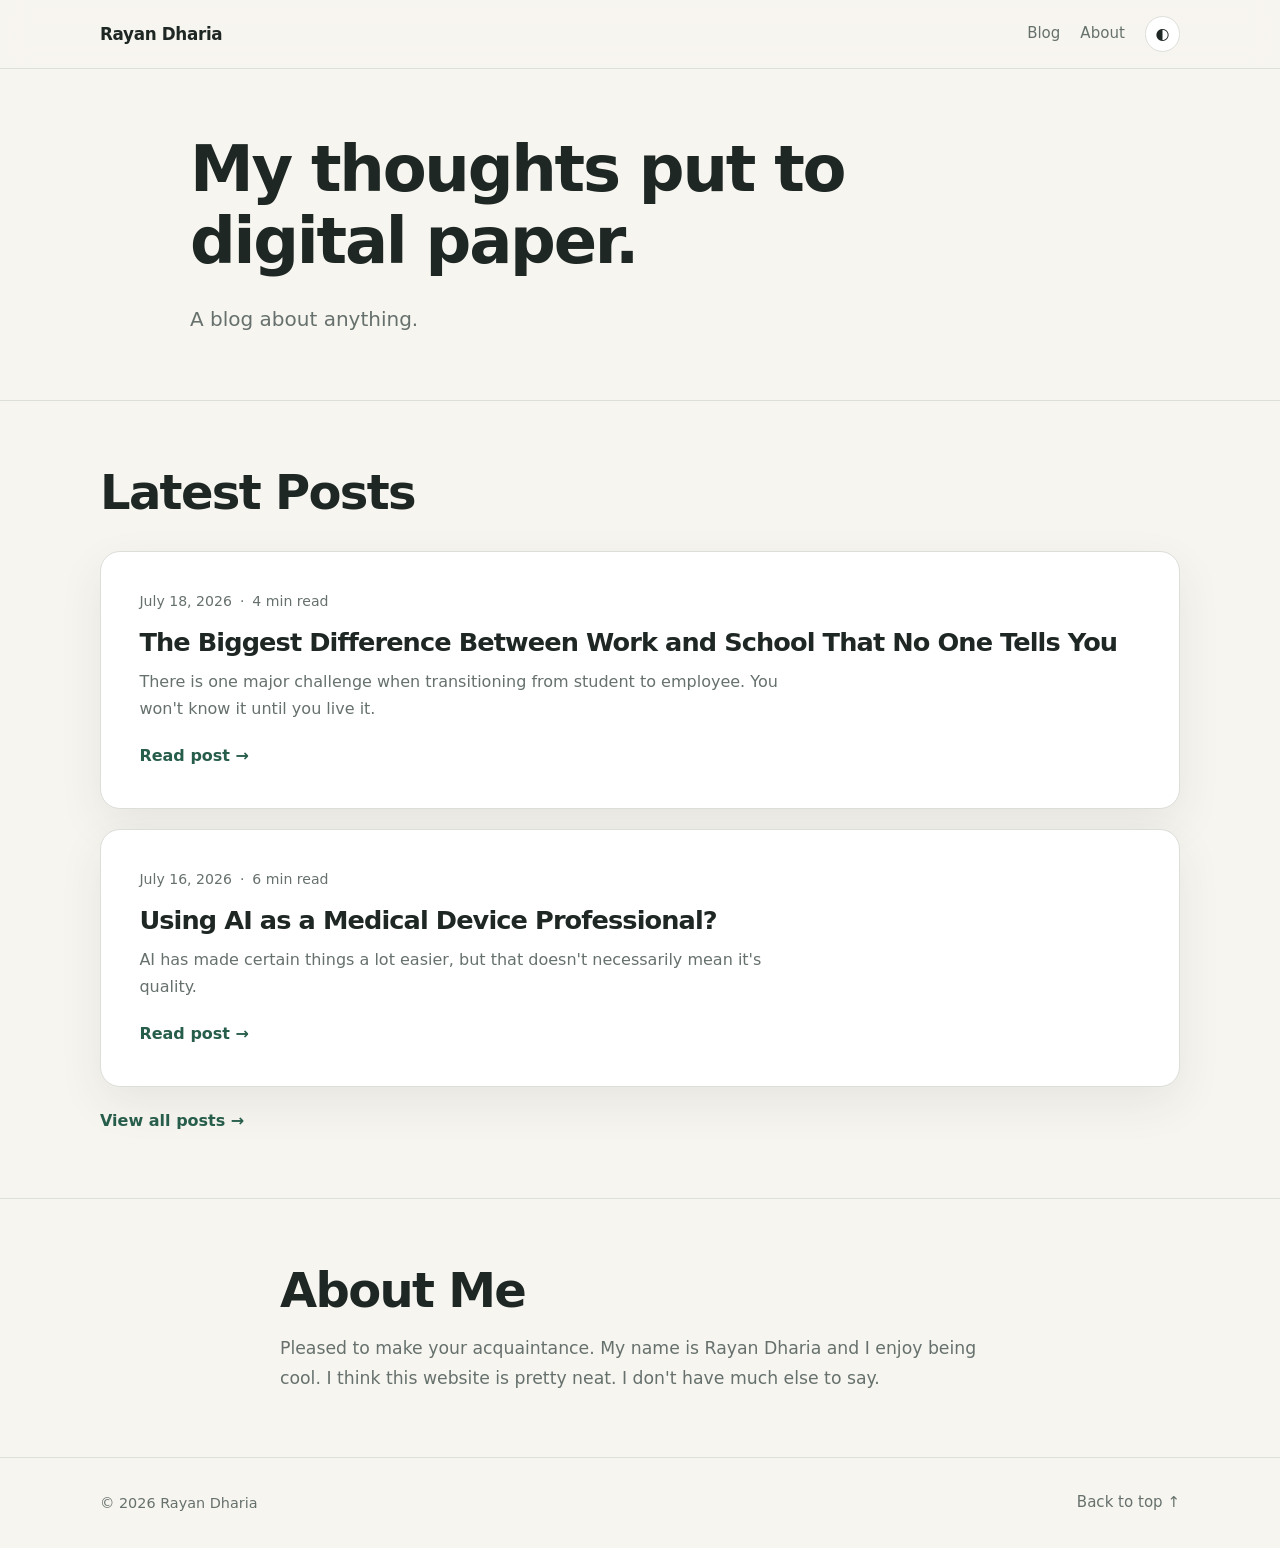
<file: index.html>
<!--
Author: Rayan Dharia
Description: This index.html file is the html file that serves as the outline for my website.
-->

<!--Initialization-->
<!DOCTYPE html> <!-- HTML format -->
<html lang="en"> <!-- Language. en = english -->
<head>
  <meta charset="UTF-8"> <!-- Use UTF-8 character encoding. Standard. -->
  <meta name="viewport" content="width=device-width, initial-scale=1.0"> <!-- Mobile compatability -->

  <title>Rayan Dharia</title> <!-- browser-tab title -->
  <meta
    name="description" 
    content="Interested in Rayan?"
  > <!-- meta data for search engines-->

  <link rel="stylesheet" href="styles.css"> <!-- use the provided styles document styles.css -->
  <script src="main.js" defer></script> <!-- use the provided javascript document main.js -->
</head>
<!--End Initialization-->


<body>

  <!-- Banner at the top of the page -->
  <header class="site-header">
    <div class="container header-inner">
      <a class="site-name" href="index.html" aria-label="Homepage"> <!-- single line saying "Rayan Dharia"  -->
        Rayan Dharia
      </a>

      <nav class="site-nav" aria-label="Primary navigation"> <!-- navigation buttons -->
        <a href="#posts">Blog</a>
        <a href="#about">About</a>
        <button
          class="theme-toggle"
          type="button"
          aria-label="Switch color theme"
          title="Switch color theme"
        >
          <span aria-hidden="true">◐</span>
        </button>
      </nav>
    </div>
  </header>

  <!-- Main Body of Page -->
  <main>
    <section class="hero">
      <div class="container hero-content">
        <!-- <p class="eyebrow">Welcome!</p> -->
        <h1>My thoughts put to digital paper.</h1>
        <p class="hero-text">
          A blog about anything.
        </p>
      </div>
    </section>

    <section class="section" id="posts">
      <div class="container">
        <div class="section-heading">
          <!-- <p class="eyebrow">Writing</p> -->
          <h2>Latest Posts</h2>
        </div>

        <div class="post-list">
          <!--
            To add a new post:
            1. Duplicate posts/post-template.html.
            2. Rename it, for example posts/my-new-post.html.
            3. Edit the title, date, description, and article.
            4. Copy this <article> block and place the newest post first.
          -->
          <article class="post-card">
            <p class="post-meta">
              <time datetime="2026-07-12">July 18, 2026</time>
              <span aria-hidden="true">·</span>
              <span>4 min read</span>
            </p>

            <h3>
              <a href="posts/work-school-difference-2026-07-18.html">The Biggest Difference Between Work and School That No One Tells You</a>
            </h3>

            <p>
              There is one major challenge when transitioning from student to employee. You won't know it until you live it.
            </p>

            <a class="read-more" href="posts/work-school-difference-2026-07-18.html">
              Read post <span aria-hidden="true">→</span>
            </a>
          </article>

          <article class="post-card">
            <p class="post-meta">
              <time datetime="2026-07-12">July 16, 2026</time>
              <span aria-hidden="true">·</span>
              <span>6 min read</span>
            </p>

            <h3>
              <a href="posts/AI-in-med-device-2026-07-16.html">Using AI as a Medical Device Professional?</a>
            </h3>

            <p>
              AI has made certain things a lot easier, but that doesn't necessarily mean it's quality.
            </p>

            <a class="read-more" href="posts/AI-in-med-device-2026-07-16.html">
              Read post <span aria-hidden="true">→</span>
            </a>
          </article>

          <a class="read-more" href="posts.html">
            View all posts <span aria-hidden="true">→</span>
          </a> 
          
        </div>
      </div>
    </section>

    <section class="section about-section" id="about">
      <div class="container narrow">
        <!-- <p class="eyebrow">About</p> -->
        <h2>About Me</h2>
        <p>
          Pleased to make your acquaintance. My name is Rayan Dharia and I enjoy being cool. I think this website is pretty neat. 
          I don't have much else to say.
        </p>
      </div>
    </section>
  </main>

  <footer class="site-footer">
    <div class="container footer-inner">
      <p>© <span data-current-year>2026</span> Rayan Dharia</p>
      <a href="#top">Back to top ↑</a>
    </div>
  </footer>
</body>
</html>
</file>
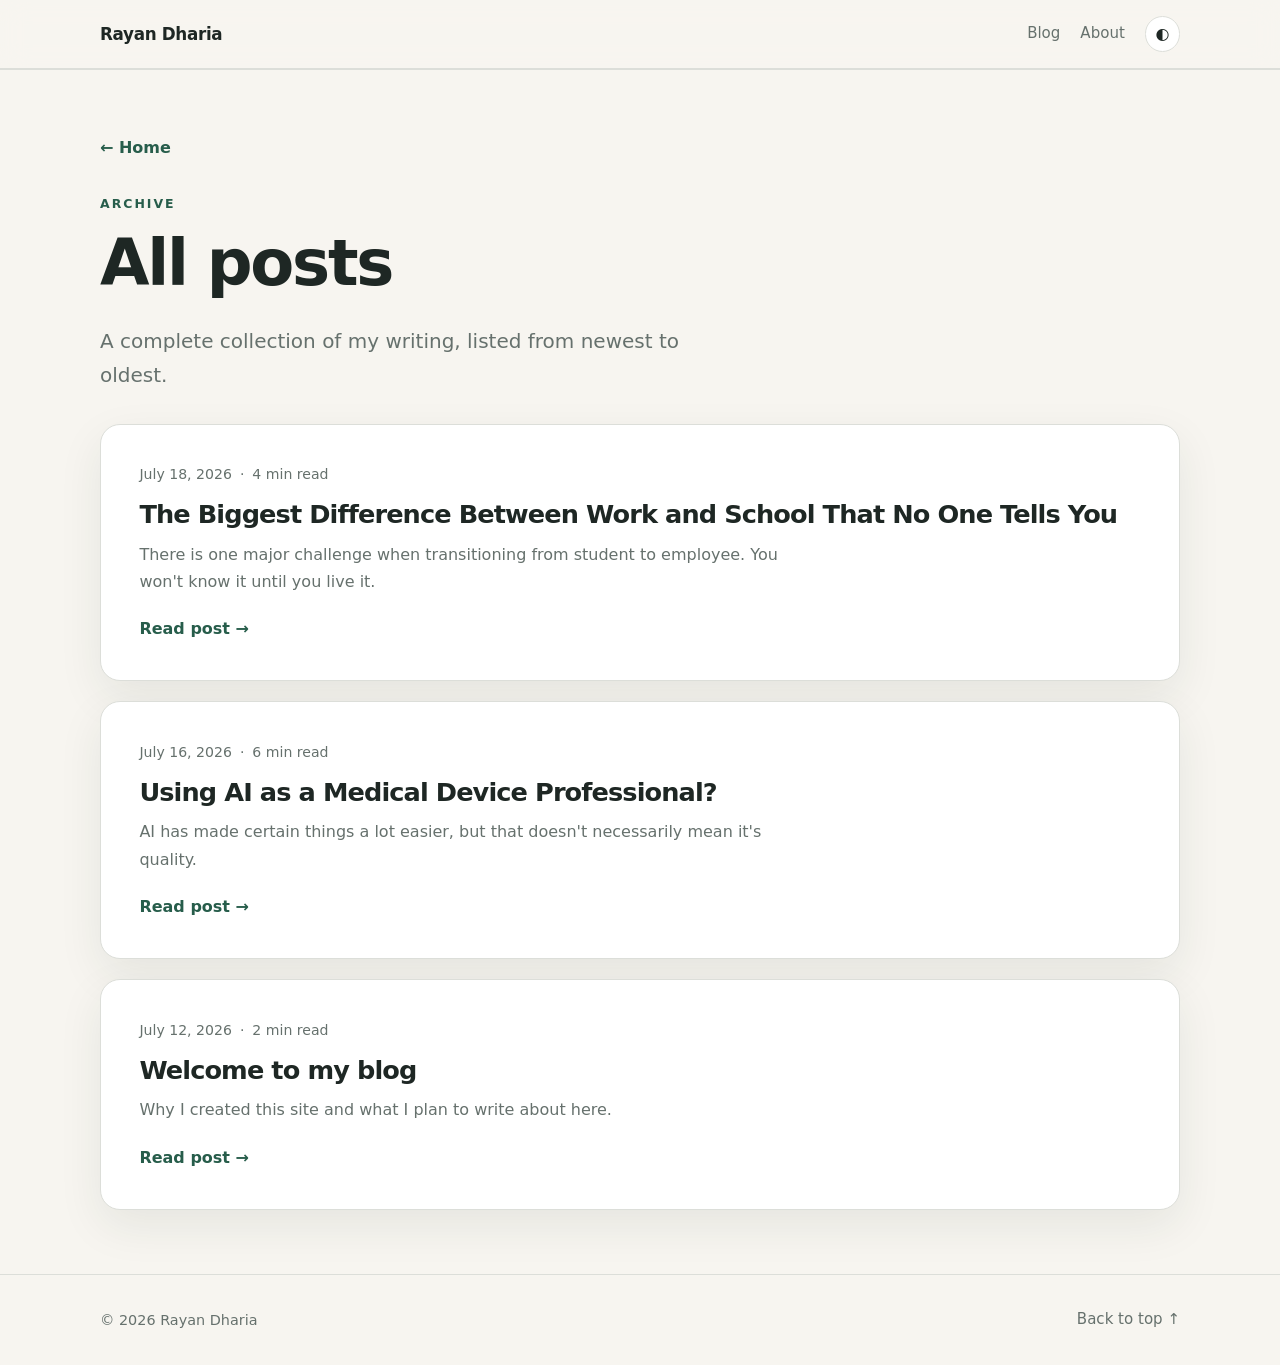
<file: posts.html>
<!DOCTYPE html>
<html lang="en">
<head>
  <meta charset="UTF-8">
  <meta name="viewport" content="width=device-width, initial-scale=1.0">

  <title>All Posts | Rayan Dharia</title>
  <meta
    name="description"
    content="Browse all posts from Rayan Dharia about projects, learning, ideas, and other interests."
  >

  <link rel="stylesheet" href="styles.css">
  <script src="main.js" defer></script>
</head>

<body>
  <header class="site-header">
    <div class="container header-inner">
      <a class="site-name" href="index.html" aria-label="Rayan Dharia home">
        Rayan Dharia
      </a>

      <nav class="site-nav" aria-label="Primary navigation">
        <a href="posts.html" aria-current="page">Blog</a>
        <a href="index.html#about">About</a>
        <button
          class="theme-toggle"
          type="button"
          aria-label="Switch color theme"
          title="Switch color theme"
        >
          <span aria-hidden="true">◐</span>
        </button>
      </nav>
    </div>
  </header>

  <main>
    <section class="section">
      <div class="container">
        <a class="back-link" href="index.html">← Home</a>

        <div class="section-heading">
          <p class="eyebrow">Archive</p>
          <h1>All posts</h1>
          <p class="hero-text">
            A complete collection of my writing, listed from newest to oldest.
          </p>
        </div>

        <div class="post-list">
          <!--
            Add every post to this list.
            Keep the newest post at the top.

            To add another post, copy an entire <article class="post-card">
            block and update its date, reading time, title, summary, and links.
          -->

          <article class="post-card">
            <p class="post-meta">
              <time datetime="2026-07-12">July 18, 2026</time>
              <span aria-hidden="true">·</span>
              <span>4 min read</span>
            </p>

            <h3>
              <a href="posts/work-school-difference-2026-07-18.html">The Biggest Difference Between Work and School That No One Tells You</a>
            </h3>

            <p>
              There is one major challenge when transitioning from student to employee. You won't know it until you live it.
            </p>

            <a class="read-more" href="posts/work-school-difference-2026-07-18.html">
              Read post <span aria-hidden="true">→</span>
            </a>
          </article>

          <article class="post-card">
            <p class="post-meta">
              <time datetime="2026-07-12">July 16, 2026</time>
              <span aria-hidden="true">·</span>
              <span>6 min read</span>
            </p>

            <h3>
              <a href="posts/AI-in-med-device-2026-07-16.html">Using AI as a Medical Device Professional?</a>
            </h3>

            <p>
              AI has made certain things a lot easier, but that doesn't necessarily mean it's quality.
            </p>

            <a class="read-more" href="posts/AI-in-med-device-2026-07-16.html">
              Read post <span aria-hidden="true">→</span>
            </a>
          </article>

          <article class="post-card">
            <p class="post-meta">
              <time datetime="2026-07-12">July 12, 2026</time>
              <span aria-hidden="true">·</span>
              <span>2 min read</span>
            </p>

            <h3>
              <a href="posts/welcome.html">Welcome to my blog</a>
            </h3>

            <p>
              Why I created this site and what I plan to write about here.
            </p>

            <a class="read-more" href="posts/welcome.html">
              Read post <span aria-hidden="true">→</span>
            </a>
          </article>
        </div>
      </div>
    </section>
  </main>

  <footer class="site-footer">
    <div class="container footer-inner">
      <p>© <span data-current-year>2026</span> Rayan Dharia</p>
      <a href="#top">Back to top ↑</a>
    </div>
  </footer>
</body>
</html>
</file>
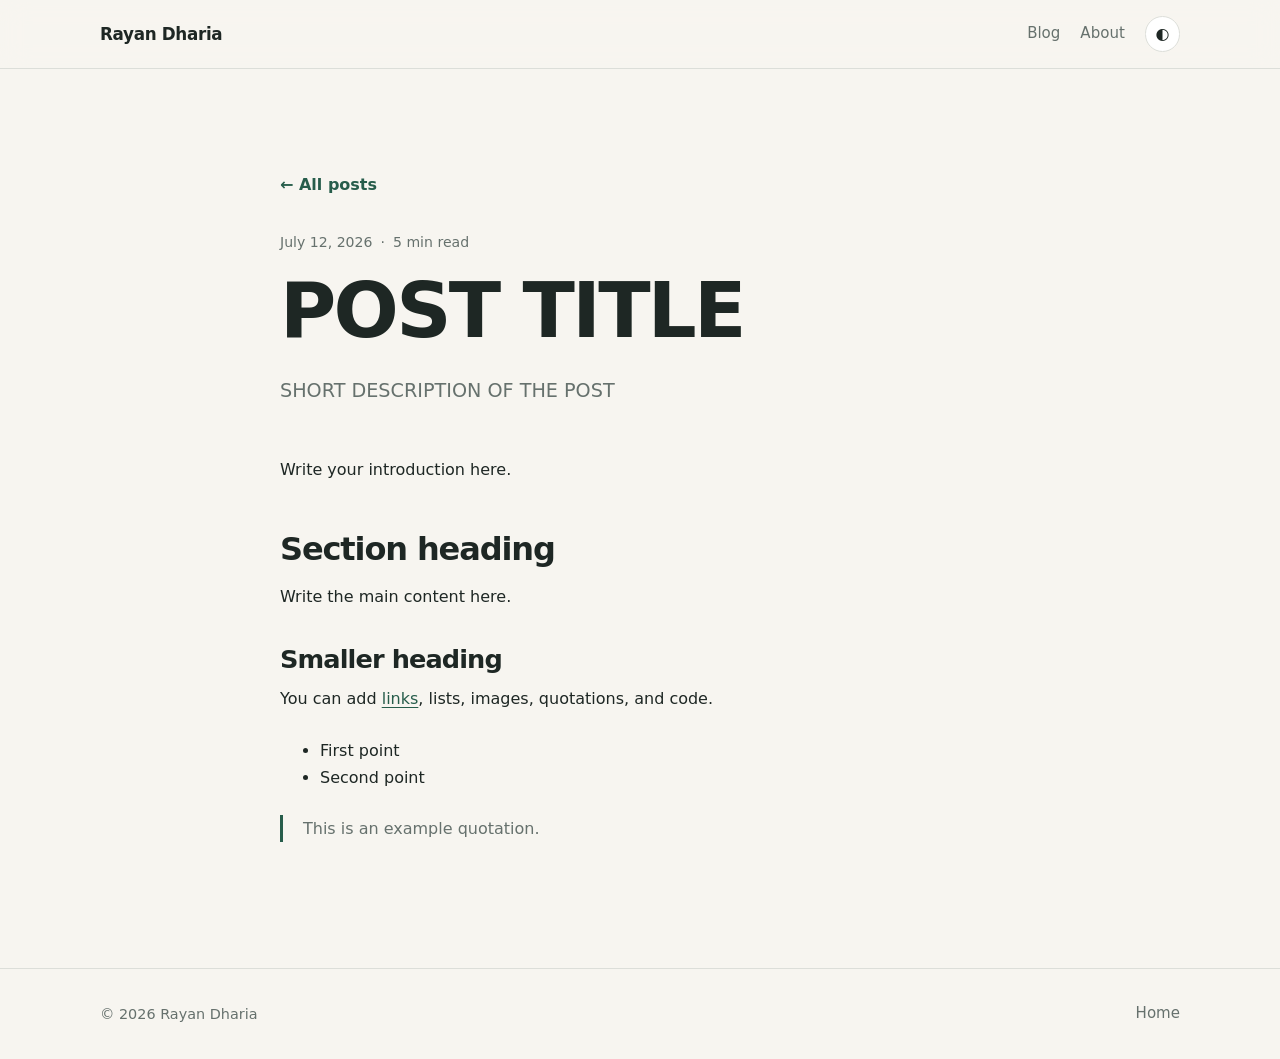
<file: posts/1post-template.html>
<!DOCTYPE html>
<html lang="en">
<head>
  <meta charset="UTF-8">
  <meta name="viewport" content="width=device-width, initial-scale=1.0">

  <!-- Change the browser title and description for every post. -->
  <title>POST TITLE | Rayan Dharia</title>
  <meta name="description" content="SHORT DESCRIPTION OF THE POST">

  <link rel="stylesheet" href="../styles.css">
  <script src="../main.js" defer></script>
</head>

<body>
  <header class="site-header">
    <div class="container header-inner">
      <a class="site-name" href="../index.html">Rayan Dharia</a>

      <nav class="site-nav" aria-label="Primary navigation">
        <a href="../index.html#posts">Blog</a>
        <a href="../index.html#about">About</a>
        <button
          class="theme-toggle"
          type="button"
          aria-label="Switch color theme"
          title="Switch color theme"
        >
          <span aria-hidden="true">◐</span>
        </button>
      </nav>
    </div>
  </header>

  <main class="article-shell">
    <article class="container">
      <header class="article-header">
        <a class="back-link" href="../index.html">← All posts</a>

        <p class="post-meta">
          <!-- Use YYYY-MM-DD in datetime, but write the date normally on screen. -->
          <time datetime="2026-07-12">July 12, 2026</time>
          <span aria-hidden="true">·</span>
          <span>5 min read</span>
        </p>

        <h1>POST TITLE</h1>
        <p class="article-description">SHORT DESCRIPTION OF THE POST</p>
      </header>

      <div class="article-body">
        <p>
          Write your introduction here.
        </p>

        <h2>Section heading</h2>

        <p>
          Write the main content here.
        </p>

        <h3>Smaller heading</h3>

        <p>
          You can add <a href="https://example.com">links</a>, lists, images,
          quotations, and code.
        </p>

        <ul>
          <li>First point</li>
          <li>Second point</li>
        </ul>

        <blockquote>
          This is an example quotation.
        </blockquote>
      </div>
    </article>
  </main>

  <footer class="site-footer">
    <div class="container footer-inner">
      <p>© <span data-current-year>2026</span> Rayan Dharia</p>
      <a href="../index.html">Home</a>
    </div>
  </footer>
</body>
</html>
</file>
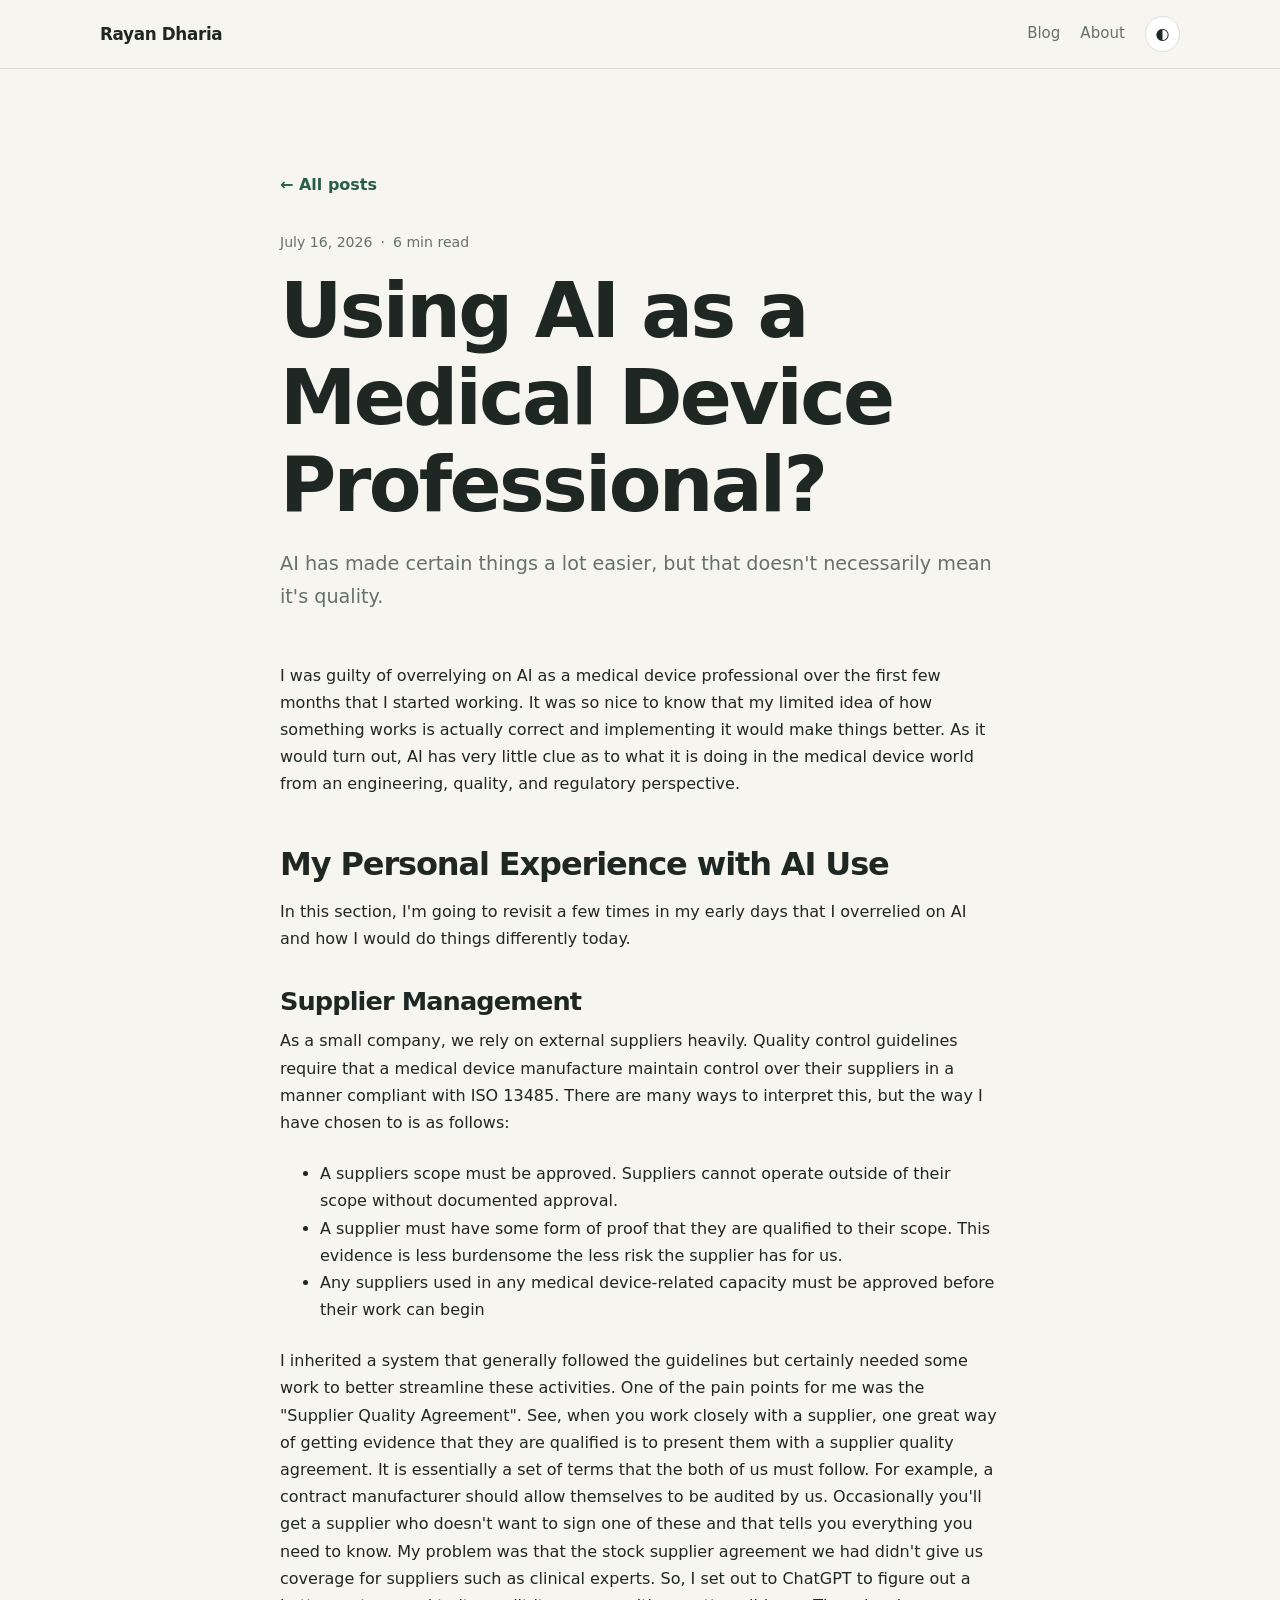
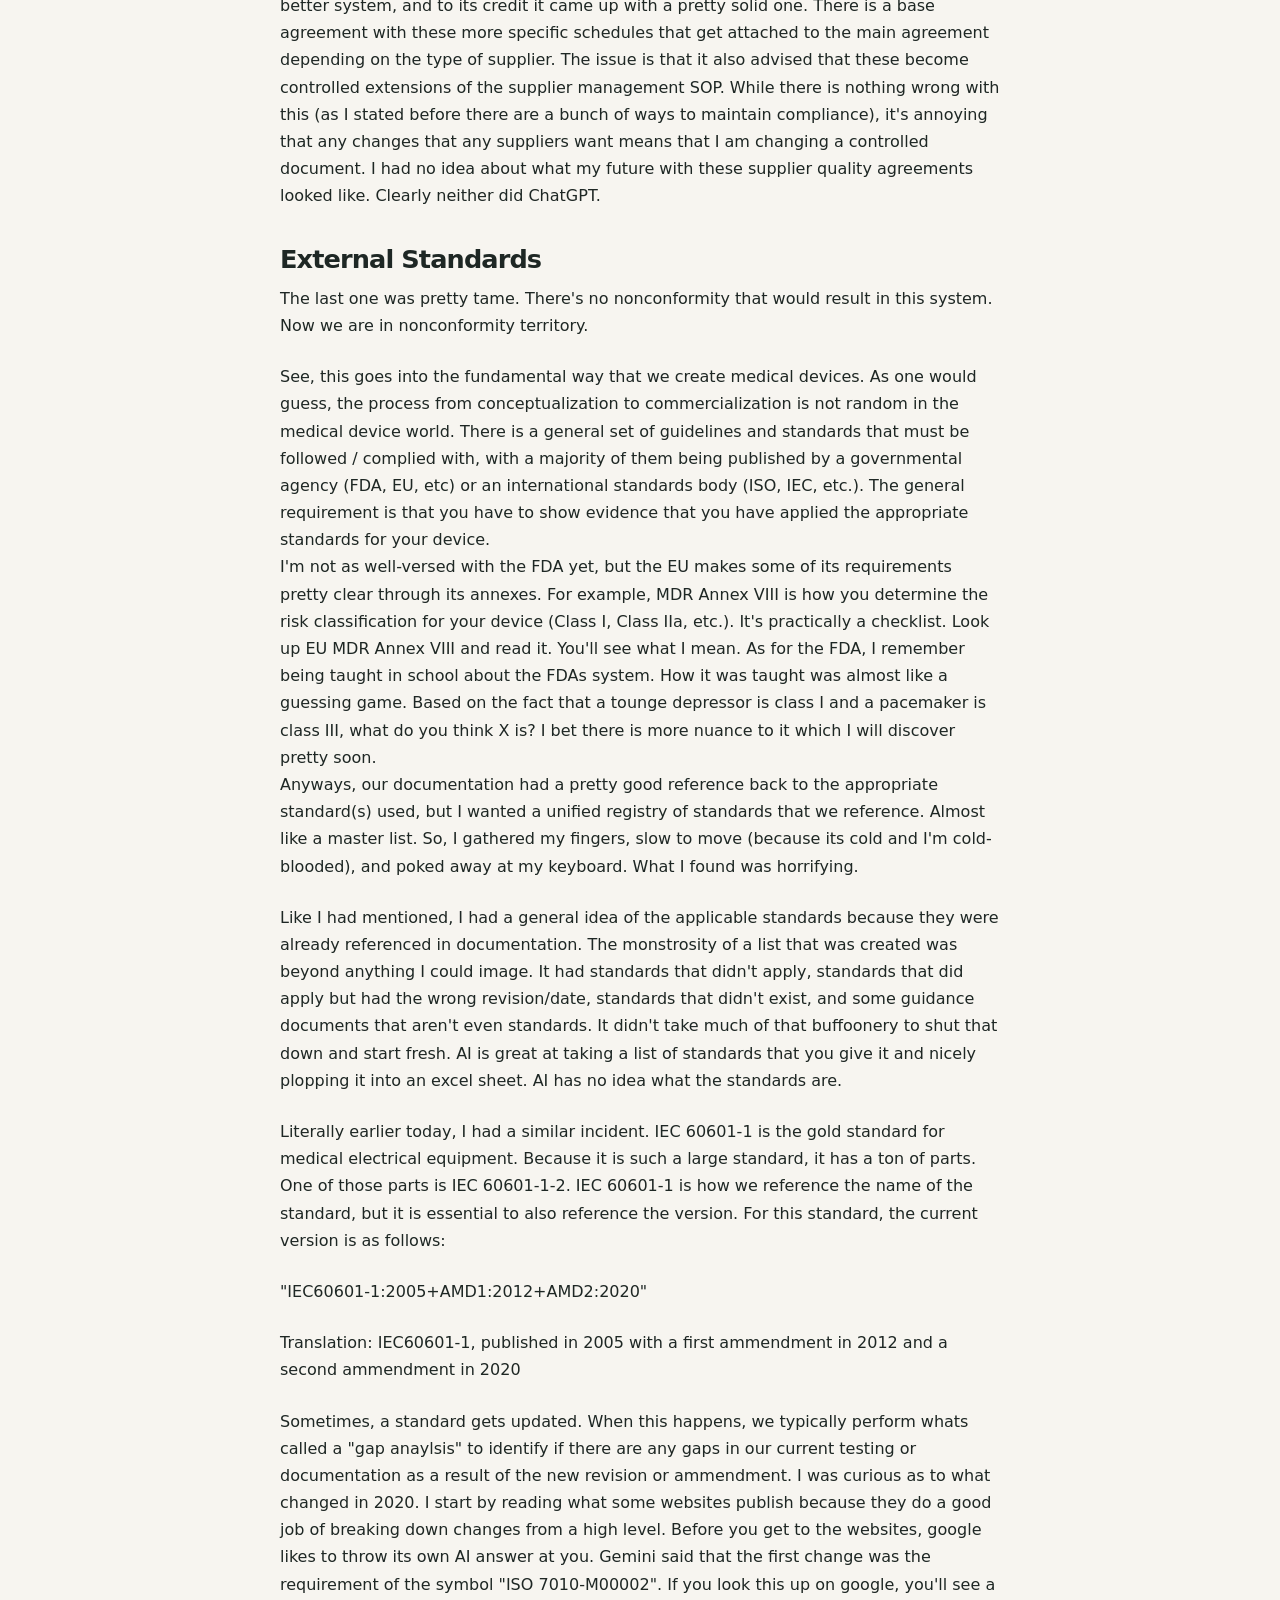
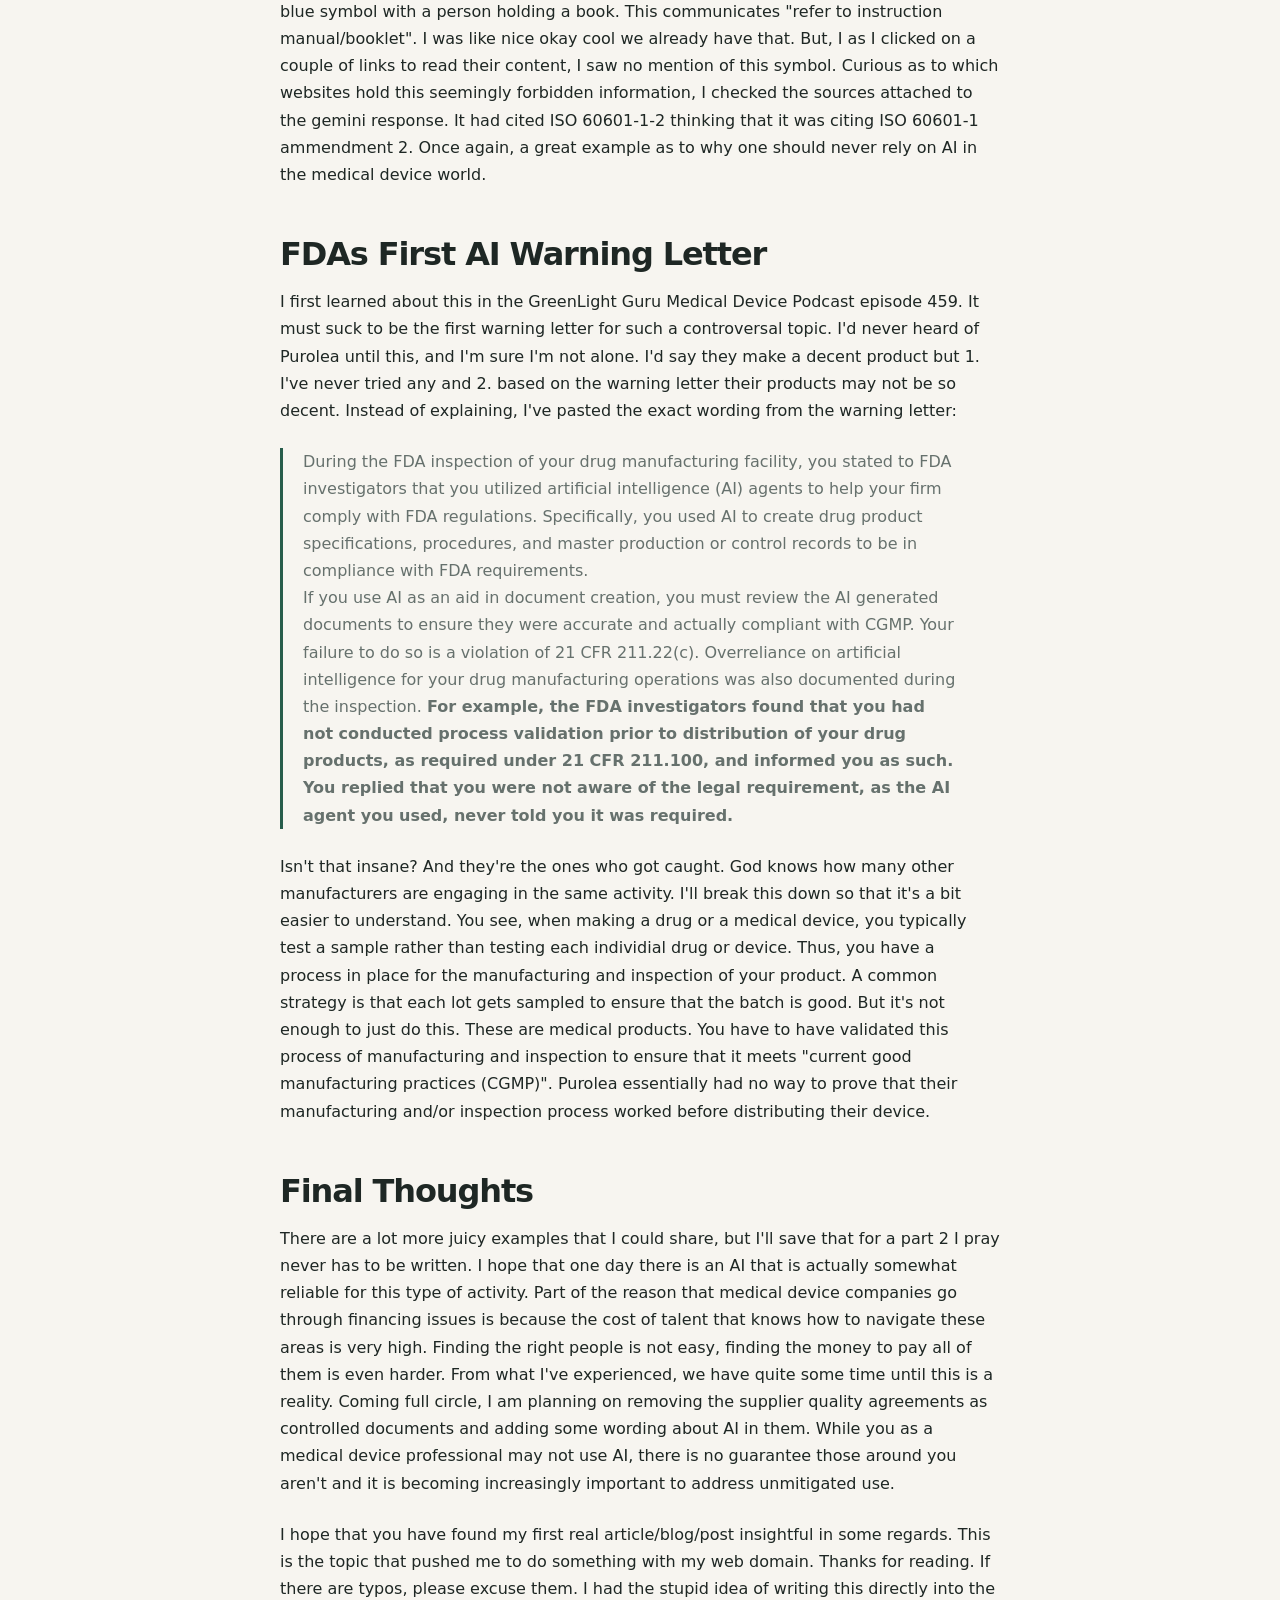
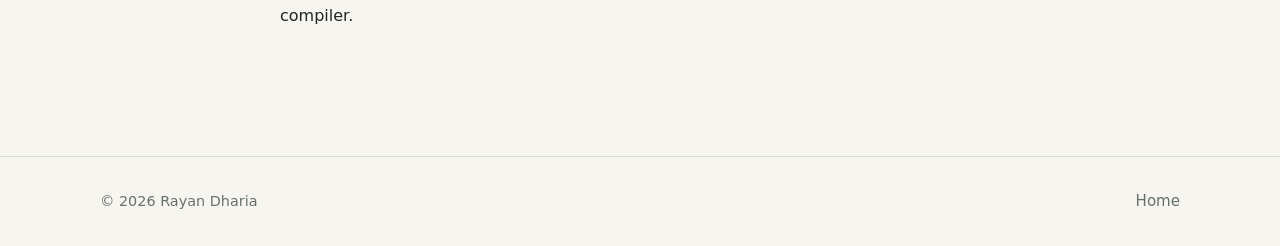
<file: posts/AI-in-med-device-2026-07-16.html>
<!DOCTYPE html>
<html lang="en">
<head>
  <meta charset="UTF-8">
  <meta name="viewport" content="width=device-width, initial-scale=1.0">

  <!-- Change the browser title and description for every post. -->
  <title>Using AI as a Medical Device Professional? | Rayan Dharia</title>
  <meta name="Using AI as a Medical Device Professional" content="Using AI as a medical device professional has many more pitfalls than advantages.">

  <link rel="stylesheet" href="../styles.css">
  <script src="../main.js" defer></script>
</head>

<body>
  <header class="site-header">
    <div class="container header-inner">
      <a class="site-name" href="../index.html">Rayan Dharia</a>

      <nav class="site-nav" aria-label="Primary navigation">
        <a href="../index.html#posts">Blog</a>
        <a href="../index.html#about">About</a>
        <button
          class="theme-toggle"
          type="button"
          aria-label="Switch color theme"
          title="Switch color theme"
        >
          <span aria-hidden="true">◐</span>
        </button>
      </nav>
    </div>
  </header>

  <main class="article-shell">
    <article class="container">
      <header class="article-header">
        <a class="back-link" href="../index.html">← All posts</a>

        <p class="post-meta">
          <!-- Use YYYY-MM-DD in datetime, but write the date normally on screen. -->
          <time datetime="2026-07-16">July 16, 2026</time>
          <span aria-hidden="true">·</span>
          <span>6 min read</span>
        </p>

        <h1>Using AI as a Medical Device Professional?</h1>
        <p class="article-description">AI has made certain things a lot easier, but that doesn't necessarily mean it's quality.</p>
      </header>

      <div class="article-body">
        <p>
          I was guilty of overrelying on AI as a medical device professional over the first few months that I started working.
          It was so nice to know that my limited idea of how something works is actually correct and implementing it would make things better.
          As it would turn out, AI has very little clue as to what it is doing in the medical device world from an engineering, quality, and regulatory perspective.
        </p>

        <h2>My Personal Experience with AI Use</h2>

        <p>
          In this section, I'm going to revisit a few times in my early days that I overrelied on AI and how I would do things differently today.
        </p>

        <h3>Supplier Management</h3>

        <p>
          As a small company, we rely on external suppliers heavily. Quality control guidelines require that a medical device manufacture maintain control over their suppliers in a manner compliant with ISO 13485.
          There are many ways to interpret this, but the way I have chosen to is as follows:
          <ul>
          <li>A suppliers scope must be approved. Suppliers cannot operate outside of their scope without documented approval.</li>
          <li>A supplier must have some form of proof that they are qualified to their scope. This evidence is less burdensome the less risk the supplier has for us.</li>
          <li>Any suppliers used in any medical device-related capacity must be approved before their work can begin</li>
        </ul>
          I inherited a system that generally followed the guidelines but certainly needed some work to better streamline these activities.
          One of the pain points for me was the "Supplier Quality Agreement". See, when you work closely with a supplier, one great way of getting evidence that they are qualified is to present them with a supplier quality agreement.
          It is essentially a set of terms that the both of us must follow. For example, a contract manufacturer should allow themselves to be audited by us. Occasionally you'll get a supplier who doesn't want to sign one of these and that tells you everything you need to know.
          My problem was that the stock supplier agreement we had didn't give us coverage for suppliers such as clinical experts.
          So, I set out to ChatGPT to figure out a better system, and to its credit it came up with a pretty solid one. There is a base agreement with these more specific schedules that get attached to the main agreement depending on the type of supplier.
          The issue is that it also advised that these become controlled extensions of the supplier management SOP. While there is nothing wrong with this (as I stated before there are a bunch of ways to maintain compliance), it's annoying that any changes that any suppliers want means that I am changing a controlled document. 
          I had no idea about what my future with these supplier quality agreements looked like. Clearly neither did ChatGPT.
        </p>

        <h3>External Standards</h3>

        <p>
          The last one was pretty tame. There's no nonconformity that would result in this system. Now we are in nonconformity territory.
        </p>

        <p>
          See, this goes into the fundamental way that we create medical devices.
          As one would guess, the process from conceptualization to commercialization is not random in the medical device world.
          There is a general set of guidelines and standards that must be followed / complied with, with a majority of them being published by a governmental agency (FDA, EU, etc) or an international standards body (ISO, IEC, etc.). 
          The general requirement is that you have to show evidence that you have applied the appropriate standards for your device.
          <br>
          I'm not as well-versed with the FDA yet, but the EU makes some of its requirements pretty clear through its annexes.
          For example, MDR Annex VIII is how you determine the risk classification for your device (Class I, Class IIa, etc.).
          It's practically a checklist.
          Look up EU MDR Annex VIII and read it.
          You'll see what I mean.
          As for the FDA, I remember being taught in school about the FDAs system.
          How it was taught was almost like a guessing game.
          Based on the fact that a tounge depressor is class I and a pacemaker is class III, what do you think X is?
          I bet there is more nuance to it which I will discover pretty soon.
          <br>
          Anyways, our documentation had a pretty good reference back to the appropriate standard(s) used, but I wanted a unified registry of standards that we reference. Almost like a master list.
          So, I gathered my fingers, slow to move (because its cold and I'm cold-blooded), and poked away at my keyboard. What I found was horrifying.
        </p>

        <p>
          Like I had mentioned, I had a general idea of the applicable standards because they were already referenced in documentation. The monstrosity of a list that was created was beyond anything I could image. 
          It had standards that didn't apply, standards that did apply but had the wrong revision/date, standards that didn't exist, and some guidance documents that aren't even standards. It didn't take much of that buffoonery to shut that down and start fresh. 
          AI is great at taking a list of standards that you give it and nicely plopping it into an excel sheet. AI has no idea what the standards are.
        </p>

        <p>
          Literally earlier today, I had a similar incident. IEC 60601-1 is the gold standard for medical electrical equipment. Because it is such a large standard, it has a ton of parts.
          One of those parts is IEC 60601-1-2.
          IEC 60601-1 is how we reference the name of the standard, but it is essential to also reference the version. For this standard, the current version is as follows: 
        </p>
        
        <p>  
          "IEC60601-1:2005+AMD1:2012+AMD2:2020"
        </p>

        <p>
          Translation: IEC60601-1, published in 2005 with a first ammendment in 2012 and a second ammendment in 2020
        </p>

        <p>
          Sometimes, a standard gets updated. When this happens, we typically perform whats called a "gap anaylsis" to identify if there are any gaps in our current testing or documentation as a result of the new revision or ammendment.
          I was curious as to what changed in 2020. I start by reading what some websites publish because they do a good job of breaking down changes from a high level.
          Before you get to the websites, google likes to throw its own AI answer at you. Gemini said that the first change was the requirement of the symbol "ISO 7010-M00002". If you look this up on google, you'll see a blue symbol with a person holding a book. This communicates "refer to instruction manual/booklet".
          I was like nice okay cool we already have that.
          But, I as I clicked on a couple of links to read their content, I saw no mention of this symbol.
          Curious as to which websites hold this seemingly forbidden information, I checked the sources attached to the gemini response.
          It had cited ISO 60601-1-2 thinking that it was citing ISO 60601-1 ammendment 2.
          Once again, a great example as to why one should never rely on AI in the medical device world.
        </p>

        <h2>FDAs First AI Warning Letter</h2>

        <p>
          I first learned about this in the GreenLight Guru Medical Device Podcast episode 459. It must suck to be the first warning letter for such a controversal topic.
          I'd never heard of Purolea until this, and I'm sure I'm not alone.
          I'd say they make a decent product but 1. I've never tried any and 2. based on the warning letter their products may not be so decent.
          Instead of explaining, I've pasted the exact wording from the warning letter:
        </p>

        <blockquote>
          During the FDA inspection of your drug manufacturing facility, you stated to FDA investigators that you utilized artificial intelligence (AI) agents to help your firm comply with FDA regulations.
          Specifically, you used AI to create drug product specifications, procedures, and master production or control records to be in compliance with FDA requirements.
          <br>
          If you use AI as an aid in document creation, you must review the AI generated documents to ensure they were accurate and actually compliant with CGMP.
          Your failure to do so is a violation of 21 CFR 211.22(c). Overreliance on artificial intelligence for your drug manufacturing operations was also documented during the inspection.
          <b>For example, the FDA investigators found that you had not conducted process validation prior to distribution of your drug products, as required under 21 CFR 211.100, and informed you as such.
          You replied that you were not aware of the legal requirement, as the AI agent you used, never told you it was required.</b>
        </blockquote>

        <p>
          Isn't that insane? And they're the ones who got caught. God knows how many other manufacturers are engaging in the same activity. I'll break this down so that it's a bit easier to understand.
          You see, when making a drug or a medical device, you typically test a sample rather than testing each individial drug or device. 
          Thus, you have a process in place for the manufacturing and inspection of your product. A common strategy is that each lot gets sampled to ensure that the batch is good.
          But it's not enough to just do this. These are medical products. You have to have validated this process of manufacturing and inspection to ensure that it meets "current good manufacturing practices (CGMP)".
          Purolea essentially had no way to prove that their manufacturing and/or inspection process worked before distributing their device. 
        </p>

        <h2>Final Thoughts</h2>
        
        <p>
        There are a lot more juicy examples that I could share, but I'll save that for a part 2 I pray never has to be written.
        I hope that one day there is an AI that is actually somewhat reliable for this type of activity. Part of the reason that medical device companies go through financing issues is because the cost of talent that knows how to navigate these areas is very high.
        Finding the right people is not easy, finding the money to pay all of them is even harder. From what I've experienced, we have quite some time until this is a reality.
        Coming full circle, I am planning on removing the supplier quality agreements as controlled documents and adding some wording about AI in them. 
        While you as a medical device professional may not use AI, there is no guarantee those around you aren't and it is becoming increasingly important to address unmitigated use.
        </p>

        <p>
          I hope that you have found my first real article/blog/post insightful in some regards. This is the topic that pushed me to do something with my web domain. Thanks for reading. If there are typos, please excuse them. I had the stupid idea of writing this directly into the compiler.
        </p>


      </div>
    </article>
  </main>

  <footer class="site-footer">
    <div class="container footer-inner">
      <p>© <span data-current-year>2026</span> Rayan Dharia</p>
      <a href="../index.html">Home</a>
    </div>
  </footer>
</body>
</html>
</file>
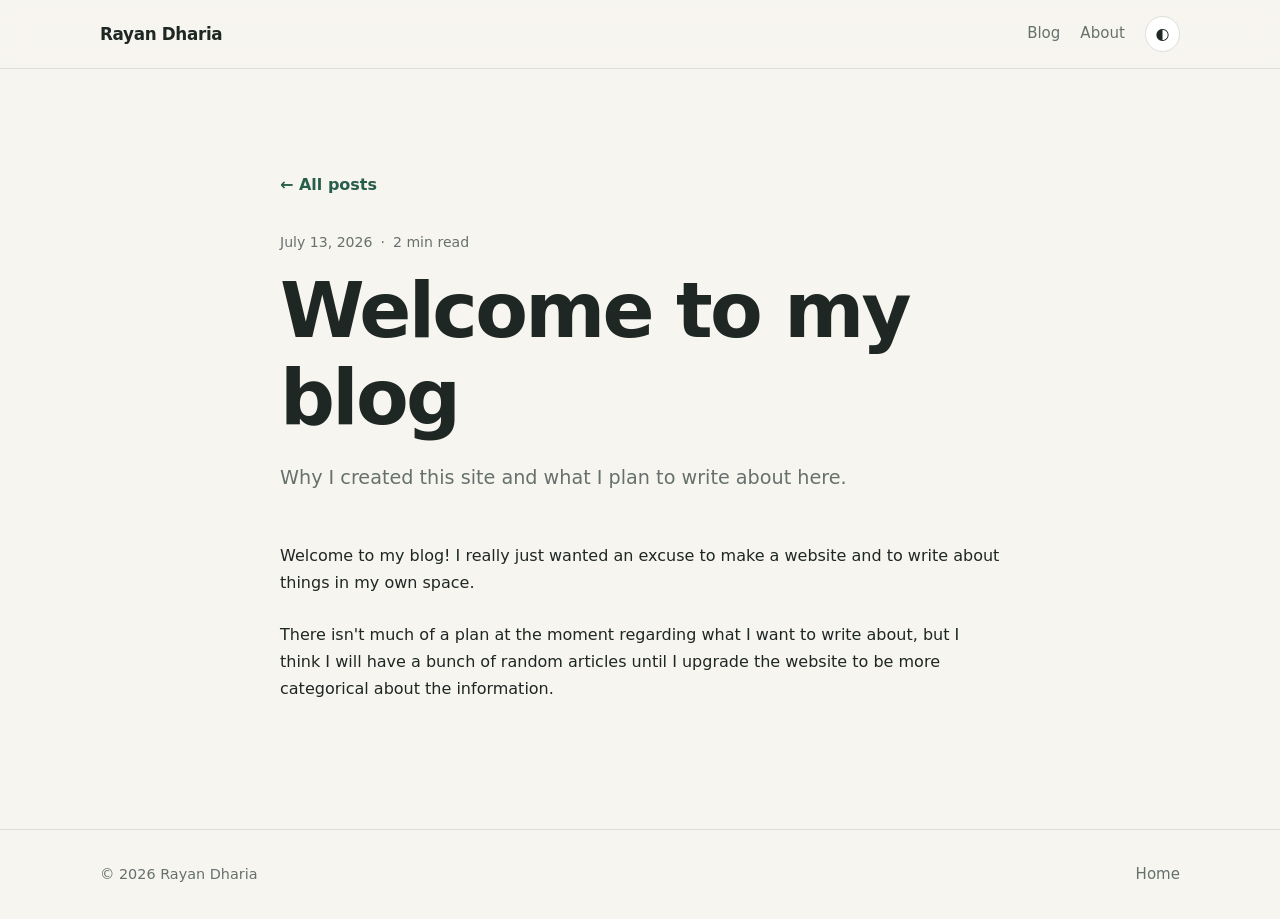
<file: posts/welcome.html>
<!DOCTYPE html>
<html lang="en">
<head>
  <meta charset="UTF-8">
  <meta name="viewport" content="width=device-width, initial-scale=1.0">

  <title>Welcome to My Blog | Rayan Dharia</title>
  <meta
    name="description"
    content="Why I created this site and what I plan to write about here."
  >

  <link rel="stylesheet" href="../styles.css">
  <script src="../main.js" defer></script>
</head>

<body>
  <header class="site-header">
    <div class="container header-inner">
      <a class="site-name" href="../index.html">Rayan Dharia</a>

      <nav class="site-nav" aria-label="Primary navigation">
        <a href="../index.html#posts">Blog</a>
        <a href="../index.html#about">About</a>
        <button
          class="theme-toggle"
          type="button"
          aria-label="Switch color theme"
          title="Switch color theme"
        >
          <span aria-hidden="true">◐</span>
        </button>
      </nav>
    </div>
  </header>

  <main class="article-shell">
    <article class="container">
      <header class="article-header">
        <a class="back-link" href="../index.html">← All posts</a>

        <p class="post-meta">
          <time datetime="2026-07-12">July 13, 2026</time>
          <span aria-hidden="true">·</span>
          <span>2 min read</span>
        </p>

        <h1>Welcome to my blog</h1>

        <p class="article-description">
          Why I created this site and what I plan to write about here.
        </p>
      </header>

      <div class="article-body">
        <p>
          Welcome to my blog! I really just wanted an excuse to make a website and to write about things in my own space.

        </p>

        <p>
          There isn't much of a plan at the moment regarding what I want to write about, 
          but I think I will have a bunch of random articles until I upgrade the website to be more categorical about the information.
        </p>
      </div>
    </article>
  </main>

  <footer class="site-footer">
    <div class="container footer-inner">
      <p>© <span data-current-year>2026</span> Rayan Dharia</p>
      <a href="../index.html">Home</a>
    </div>
  </footer>
</body>
</html>
</file>
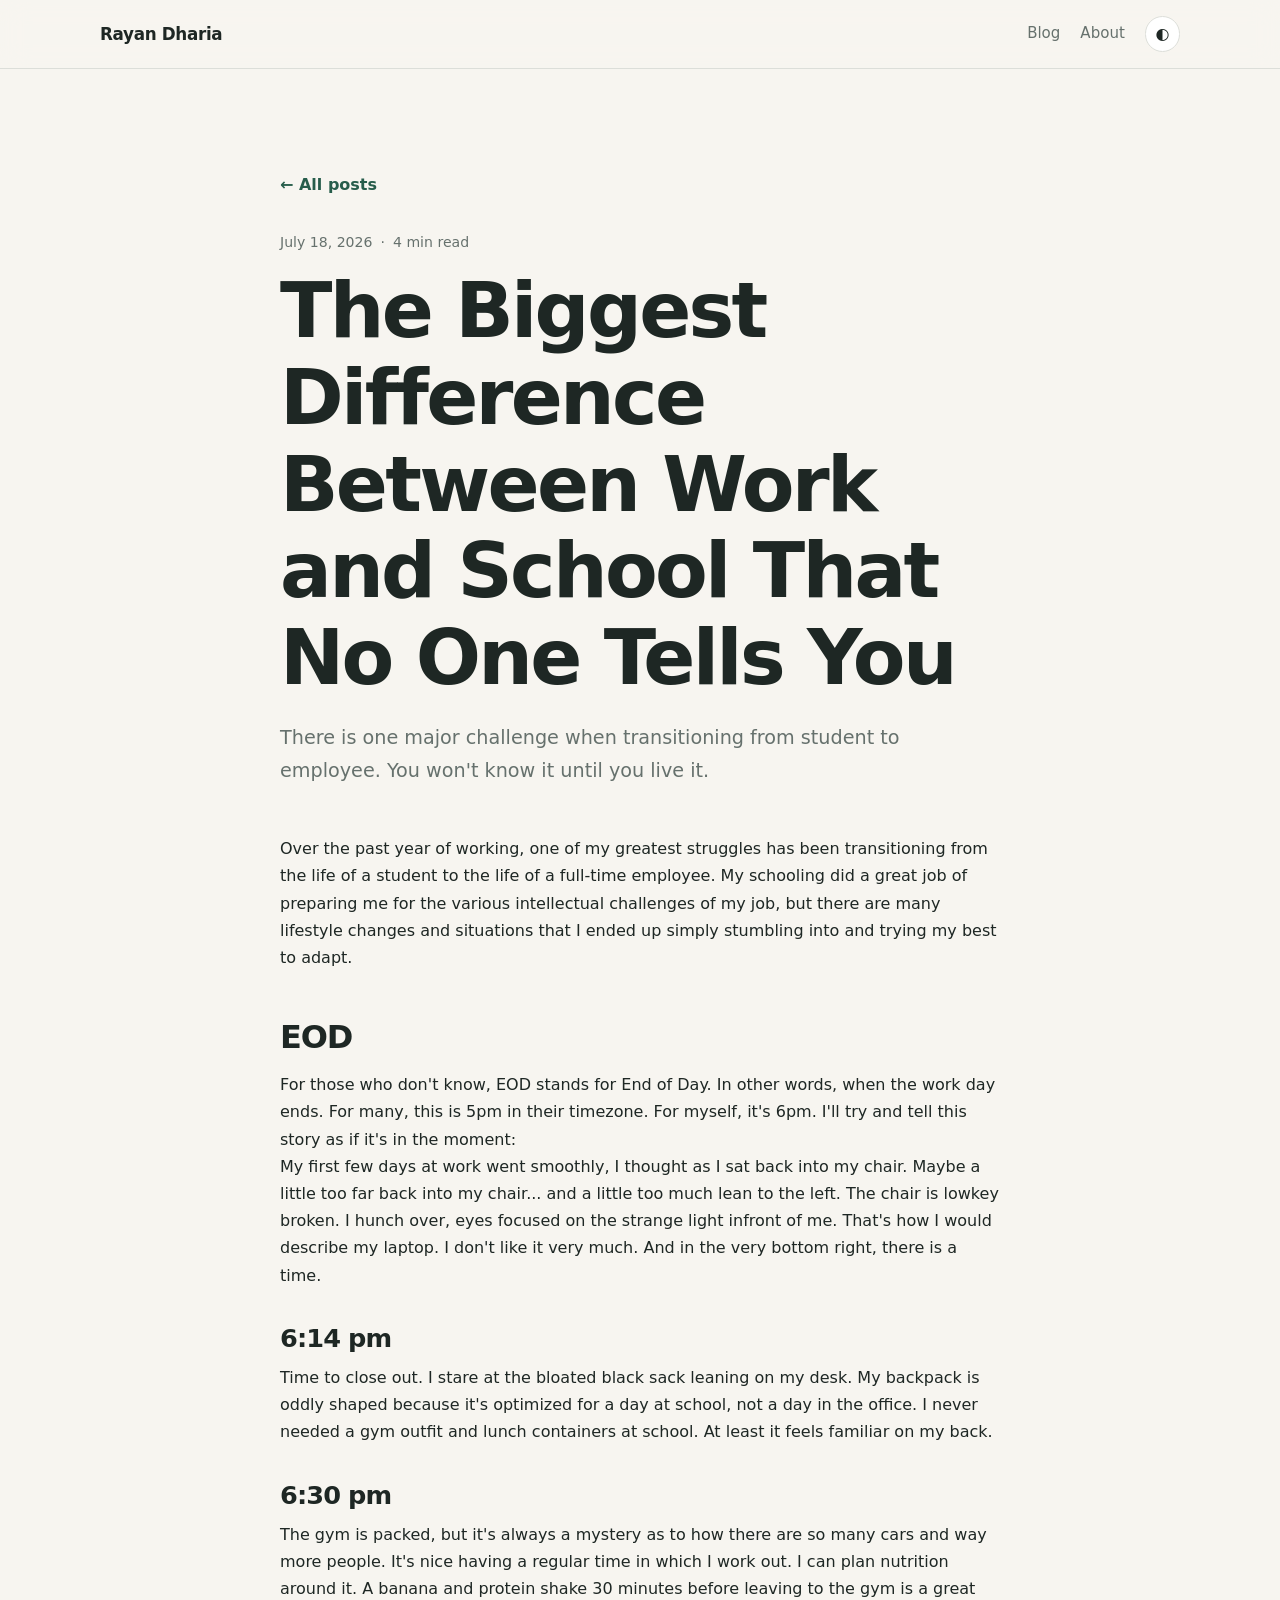
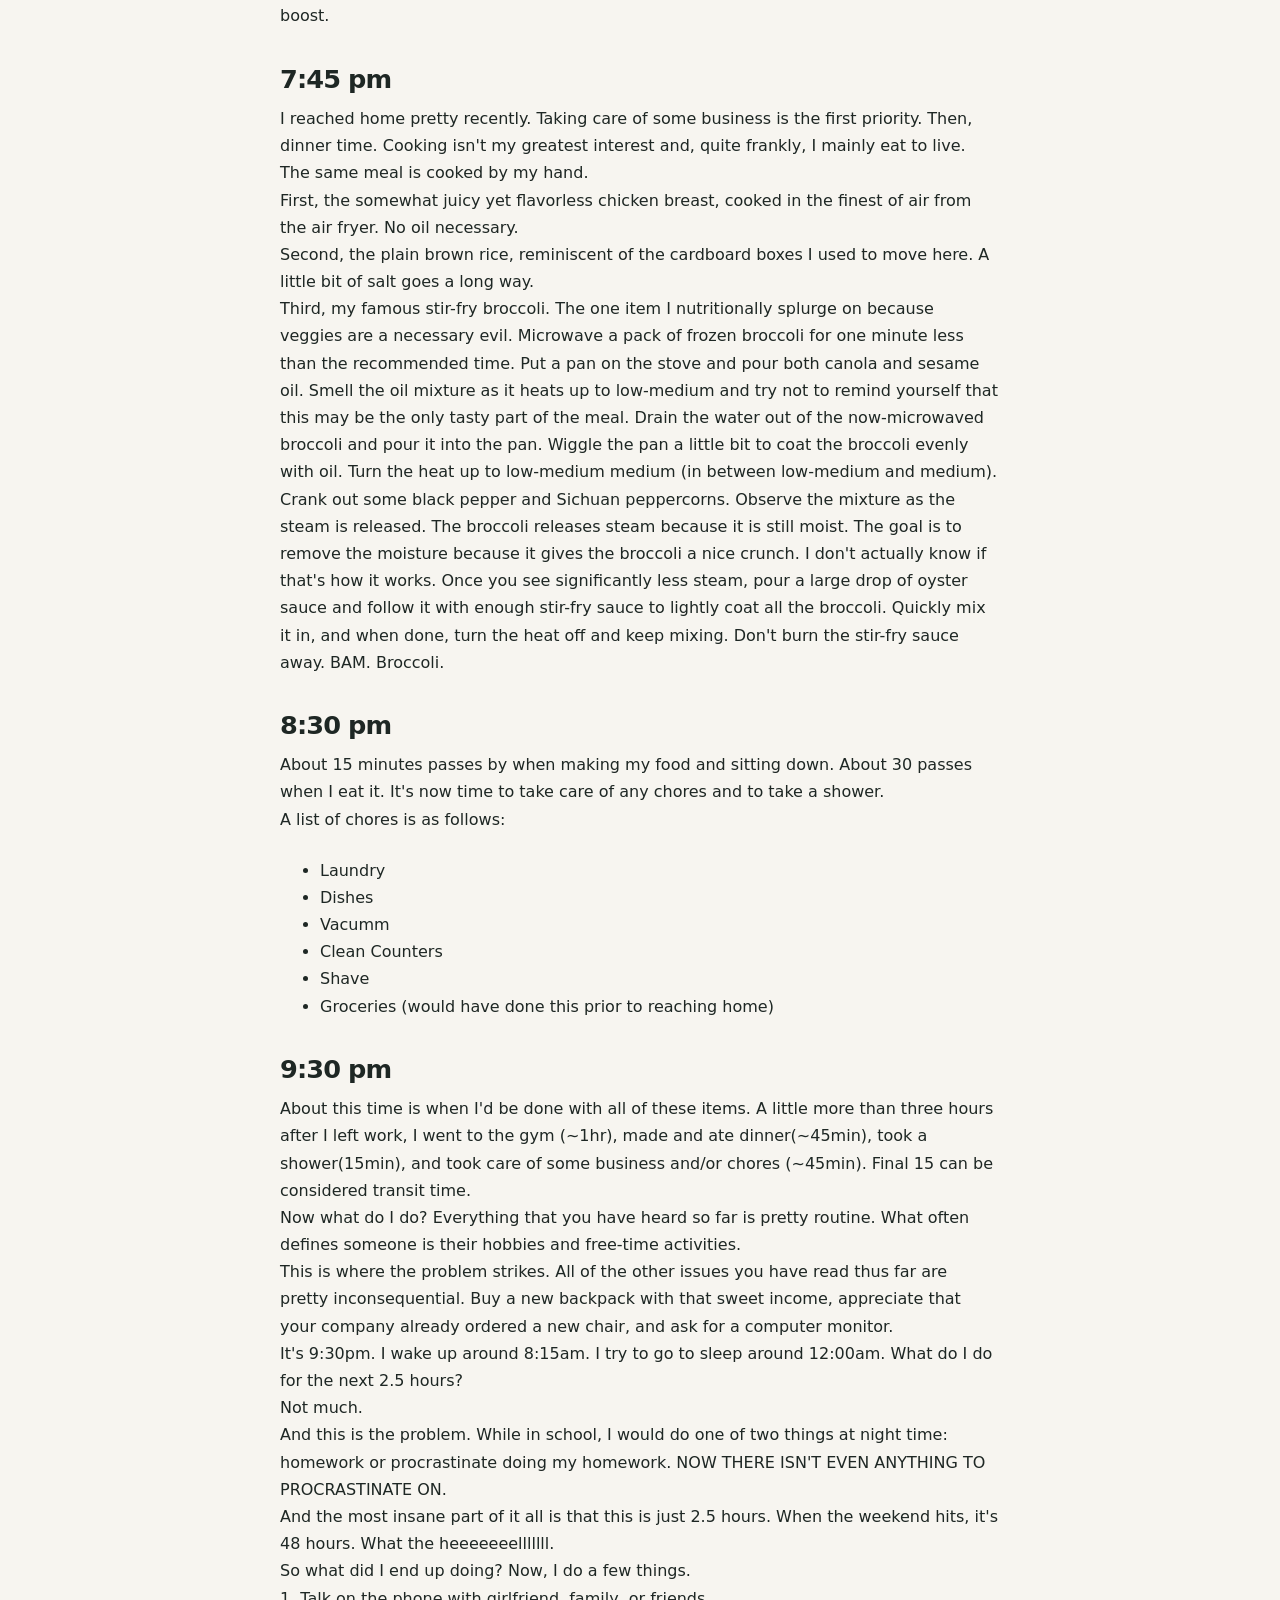
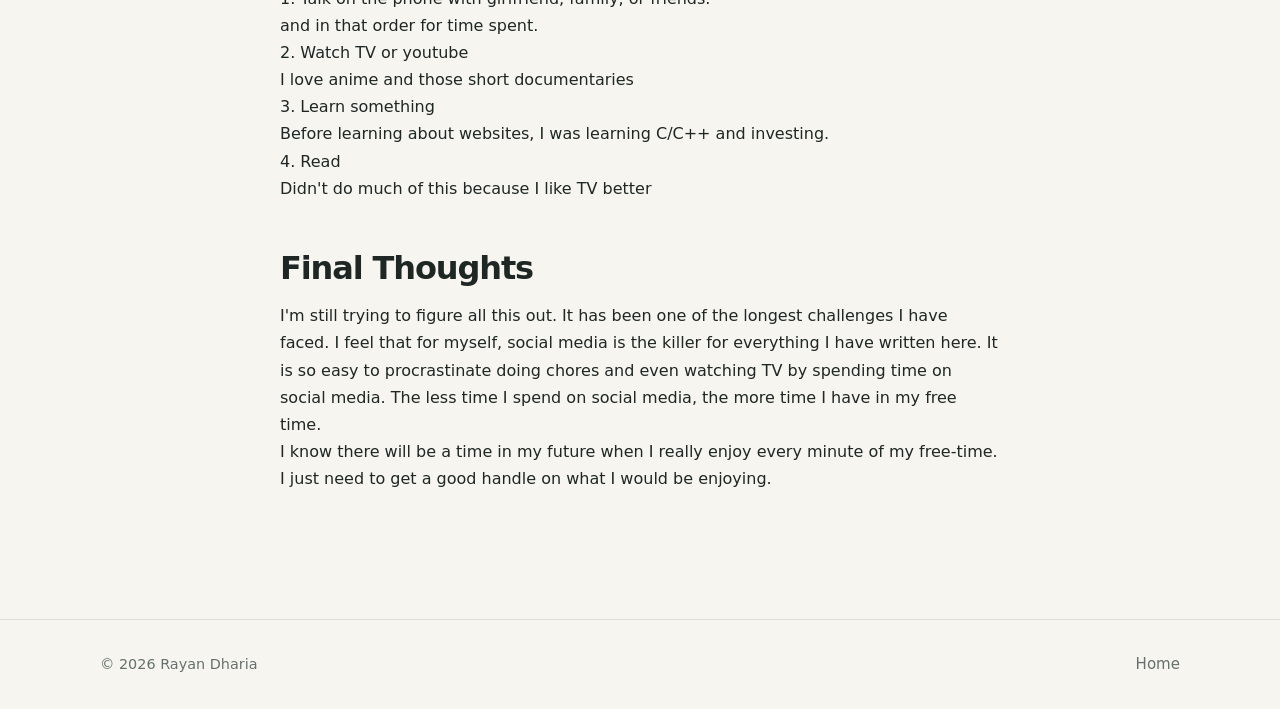
<file: posts/work-school-difference-2026-07-18.html>
<!DOCTYPE html>
<html lang="en">
<head>
  <meta charset="UTF-8">
  <meta name="viewport" content="width=device-width, initial-scale=1.0">

  <!-- Change the browser title and description for every post. -->
  <title>The Biggest Difference Between Work and School That No One Tells You | Rayan Dharia</title>
  <meta name="The Biggest Difference Between Work and School That No One Tells You" content="There is one major challenge that is hard to beat with when you make the transition from student to employee.">

  <link rel="stylesheet" href="../styles.css">
  <script src="../main.js" defer></script>
</head>

<body>
  <header class="site-header">
    <div class="container header-inner">
      <a class="site-name" href="../index.html">Rayan Dharia</a>

      <nav class="site-nav" aria-label="Primary navigation">
        <a href="../index.html#posts">Blog</a>
        <a href="../index.html#about">About</a>
        <button
          class="theme-toggle"
          type="button"
          aria-label="Switch color theme"
          title="Switch color theme"
        >
          <span aria-hidden="true">◐</span>
        </button>
      </nav>
    </div>
  </header>

  <main class="article-shell">
    <article class="container">
      <header class="article-header">
        <a class="back-link" href="../index.html">← All posts</a>

        <p class="post-meta">
          <!-- Use YYYY-MM-DD in datetime, but write the date normally on screen. -->
          <time datetime="2026-07-12">July 18, 2026</time>
          <span aria-hidden="true">·</span>
          <span>4 min read</span>
        </p>

        <h1>The Biggest Difference Between Work and School That No One Tells You</h1>
        <p class="article-description">There is one major challenge when transitioning from student to employee. You won't know it until you live it.</p>
      </header>

      <div class="article-body">
        <p>
          Over the past year of working, one of my greatest struggles has been transitioning from the life of a student to the life of a full-time employee. My schooling did a great job of preparing me for the various intellectual challenges of my job, but there are many lifestyle changes and situations that I ended up simply stumbling into and trying my best to adapt.
        </p>

        <h2>EOD</h2>

        <p>
          For those who don't know, EOD stands for End of Day. In other words, when the work day ends. For many, this is 5pm in their timezone. For myself, it's 6pm. I'll try and tell this story as if it's in the moment:
          <br>
          My first few days at work went smoothly, I thought as I sat back into my chair. Maybe a little too far back into my chair... and a little too much lean to the left. The chair is lowkey broken. I hunch over, eyes focused on the strange light infront of me. That's how I would describe my laptop. I don't like it very much. And in the very bottom right, there is a time. 
        </p>

        <h3>6:14 pm</h3>

        <p>
          Time to close out. I stare at the bloated black sack leaning on my desk. My backpack is oddly shaped because it's optimized for a day at school, not a day in the office. I never needed a gym outfit and lunch containers at school. At least it feels familiar on my back.
        </p>

        <h3>6:30 pm</h3>
        
        <p>
          The gym is packed, but it's always a mystery as to how there are so many cars and way more people. It's nice having a regular time in which I work out. I can plan nutrition around it. A banana and protein shake 30 minutes before leaving to the gym is a great boost.
        </p>
        
        <h3>7:45 pm</h3>

        <p>
          I reached home pretty recently. Taking care of some business is the first priority. Then, dinner time. Cooking isn't my greatest interest and, quite frankly, I mainly eat to live. The same meal is cooked by my hand. 
          <br>
          First, the somewhat juicy yet flavorless chicken breast, cooked in the finest of air from the air fryer. No oil necessary. 
          <br>
          Second, the plain brown rice, reminiscent of the cardboard boxes I used to move here. A little bit of salt goes a long way. 
          <br>
          Third, my famous stir-fry broccoli. The one item I nutritionally splurge on because veggies are a necessary evil. Microwave a pack of frozen broccoli for one minute less than the recommended time. Put a pan on the stove and pour both canola and sesame oil. Smell the oil mixture as it heats up to low-medium and try not to remind yourself that this may be the only tasty part of the meal. Drain the water out of the now-microwaved broccoli and pour it into the pan. Wiggle the pan a little bit to coat the broccoli evenly with oil. Turn the heat up to low-medium medium (in between low-medium and medium). Crank out some black pepper and Sichuan peppercorns. Observe the mixture as the steam is released. The broccoli releases steam because it is still moist. The goal is to remove the moisture because it gives the broccoli a nice crunch. I don't actually know if that's how it works. Once you see significantly less steam, pour a large drop of oyster sauce and follow it with enough stir-fry sauce to lightly coat all the broccoli. Quickly mix it in, and when done, turn the heat off and keep mixing. Don't burn the stir-fry sauce away. BAM. Broccoli.
        </p>

        <h3>8:30 pm</h3>
        
        <p>
          About 15 minutes passes by when making my food and sitting down. About 30 passes when I eat it. It's now time to take care of any chores and to take a shower.
          <br>
          A list of chores is as follows:
        </p>

        <ul>
          <li>Laundry</li>
          <li>Dishes</li>
          <li>Vacumm</li>
          <li>Clean Counters</li>
          <li>Shave</li>
          <li>Groceries (would have done this prior to reaching home)</li>
        </ul>

        <h3>9:30 pm</h3>

        <p>
          About this time is when I'd be done with all of these items. A little more than three hours after I left work, I went to the gym (~1hr), made and ate dinner(~45min), took a shower(15min), and took care of some business and/or chores (~45min). Final 15 can be considered transit time.
          <br>
          Now what do I do? Everything that you have heard so far is pretty routine. What often defines someone is their hobbies and free-time activities. 
          <br>
          This is where the problem strikes. All of the other issues you have read thus far are pretty inconsequential. Buy a new backpack with that sweet income, appreciate that your company already ordered a new chair, and ask for a computer monitor. 
          <br>
          It's 9:30pm. I wake up around 8:15am. I try to go to sleep around 12:00am. What do I do for the next 2.5 hours?
          <br>
          Not much.
          <br>
          And this is the problem. While in school, I would do one of two things at night time: homework or procrastinate doing my homework. NOW THERE ISN'T EVEN ANYTHING TO PROCRASTINATE ON.
          <br>
          And the most insane part of it all is that this is just 2.5 hours. When the weekend hits, it's 48 hours. What the heeeeeeelllllll.
          <br>
          So what did I end up doing? Now, I do a few things. <br>
          1. Talk on the phone with girlfriend, family, or friends. <br>
          and in that order for time spent.<br>

          2. Watch TV or youtube<br>
          I love anime and those short documentaries<br>

          3. Learn something<br>
          Before learning about websites, I was learning C/C++ and investing. <br>

          4. Read<br>
          Didn't do much of this because I like TV better<br>

        </p>

        <h2>Final Thoughts</h2>

        <p>

          I'm still trying to figure all this out. It has been one of the longest challenges I have faced. I feel that for myself, social media is the killer for everything I have written here. It is so easy to procrastinate doing chores and even watching TV by spending time on social media. The less time I spend on social media, the more time I have in my free time.
          <br>
          I know there will be a time in my future when I really enjoy every minute of my free-time. I just need to get a good handle on what I would be enjoying.
        </p>


      </div>
    </article>
  </main>

  <footer class="site-footer">
    <div class="container footer-inner">
      <p>© <span data-current-year>2026</span> Rayan Dharia</p>
      <a href="../index.html">Home</a>
    </div>
  </footer>
</body>
</html>
</file>
<file: styles.css>
:root {
  --background: #f7f5f0;
  --surface: #ffffff;
  --text: #1e2724;
  --muted: #66716d;
  --border: #dcded9;
  --accent: #275d4b;
  --accent-hover: #173e32;
  --header-background: rgba(247, 245, 240, 0.88);
  --shadow: 0 16px 45px rgba(31, 48, 41, 0.08);
  --content-width: 1080px;
  --reading-width: 720px;
}

html[data-theme="dark"] {
  --background: #121816;
  --surface: #19211e;
  --text: #edf3f0;
  --muted: #aab7b1;
  --border: #33403a;
  --accent: #8dcbb4;
  --accent-hover: #b0decf;
  --header-background: rgba(18, 24, 22, 0.88);
  --shadow: 0 16px 45px rgba(0, 0, 0, 0.24);
}

* {
  box-sizing: border-box;
}

html {
  scroll-behavior: smooth;
}

body {
  margin: 0;
  background: var(--background);
  color: var(--text);
  font-family:
    Inter, ui-sans-serif, system-ui, -apple-system, BlinkMacSystemFont,
    "Segoe UI", sans-serif;
  font-size: 1rem;
  line-height: 1.7;
  transition: background-color 180ms ease, color 180ms ease;
}

a {
  color: inherit;
}

img {
  display: block;
  max-width: 100%;
}

button,
a {
  -webkit-tap-highlight-color: transparent;
}

.container {
  width: min(calc(100% - 2rem), var(--content-width));
  margin-inline: auto;
}

.narrow {
  max-width: var(--reading-width);
}

.site-header {
  position: sticky;
  top: 0;
  z-index: 10;
  border-bottom: 1px solid var(--border);
  background: var(--header-background);
  backdrop-filter: blur(14px);
}

.header-inner,
.footer-inner {
  display: flex;
  align-items: center;
  justify-content: space-between;
  gap: 1rem;
}

.header-inner {
  min-height: 68px;
}

.site-name {
  color: var(--text);
  font-size: 1.05rem;
  font-weight: 750;
  letter-spacing: -0.02em;
  text-decoration: none;
}

.site-nav {
  display: flex;
  align-items: center;
  gap: 1.25rem;
}

.site-nav a,
.footer-inner a {
  color: var(--muted);
  font-size: 0.94rem;
  text-decoration: none;
}

.site-nav a:hover,
.footer-inner a:hover {
  color: var(--accent);
}

.theme-toggle {
  display: grid;
  width: 2.2rem;
  height: 2.2rem;
  padding: 0;
  place-items: center;
  border: 1px solid var(--border);
  border-radius: 999px;
  background: var(--surface);
  color: var(--text);
  cursor: pointer;
  font: inherit;
}

.theme-toggle:hover {
  border-color: var(--accent);
  color: var(--accent);
}

.hero {
  padding: clamp(2rem, 5vw, 4rem) 0 clamp(2rem, 5vw, 4rem);
}

.hero-content {
  max-width: 900px;
}

.eyebrow {
  margin: 0 0 0.8rem;
  color: var(--accent);
  font-size: 0.78rem;
  font-weight: 800;
  letter-spacing: 0.16em;
  text-transform: uppercase;
}

h1,
h2,
h3 {
  margin-top: 0;
  line-height: 1.13;
  letter-spacing: -0.035em;
}

h1 {
  max-width: 850px;
  margin-bottom: 1.5rem;
  font-size: clamp(2rem, 5vw, 4rem);
}

h2 {
  margin-bottom: 1rem;
  font-size: clamp(2rem, 4vw, 3rem);
}

h3 {
  margin-bottom: 0.7rem;
  font-size: clamp(1.35rem, 2vw, 1.7rem);
}

.hero-text {
  max-width: 620px;
  margin: 0;
  color: var(--muted);
  font-size: clamp(1.05rem, 2vw, 1.25rem);
}

.section {
  padding: clamp(2rem, 5vw, 4rem) 0;
  border-top: 1px solid var(--border);
}

.section-heading {
  margin-bottom: 2rem;
}

.post-list {
  display: grid;
  gap: 1.25rem;
}

.post-card {
  padding: clamp(1.5rem, 4vw, 2.4rem);
  border: 1px solid var(--border);
  border-radius: 20px;
  background: var(--surface);
  box-shadow: var(--shadow);
  transition: transform 180ms ease, border-color 180ms ease;
}

.post-card:hover {
  transform: translateY(-3px);
  border-color: var(--accent);
}

.post-card h3 a {
  text-decoration: none;
}

.post-card h3 a:hover {
  color: var(--accent);
}

.post-card > p:not(.post-meta) {
  max-width: 680px;
  margin: 0 0 1.25rem;
  color: var(--muted);
}

.post-meta {
  display: flex;
  flex-wrap: wrap;
  gap: 0.5rem;
  margin: 0 0 0.85rem;
  color: var(--muted);
  font-size: 0.88rem;
}

.read-more {
  color: var(--accent);
  font-weight: 750;
  text-decoration: none;
}

.read-more:hover {
  color: var(--accent-hover);
}

.about-section p:last-child {
  margin-bottom: 0;
  color: var(--muted);
  font-size: 1.08rem;
}

.site-footer {
  padding: 2rem 0;
  border-top: 1px solid var(--border);
}

.footer-inner {
  color: var(--muted);
  font-size: 0.9rem;
}

.footer-inner p {
  margin: 0;
}

/* Individual blog posts */

.article-shell {
  padding: clamp(3rem, 8vw, 7rem) 0;
}

.article-header {
  max-width: var(--reading-width);
  margin: 0 auto 3rem;
}

.article-header h1 {
  margin-bottom: 1.25rem;
  font-size: clamp(2.5rem, 7vw, 4.8rem);
}

.article-description {
  margin: 0;
  color: var(--muted);
  font-size: 1.2rem;
}

.article-body {
  max-width: var(--reading-width);
  margin-inline: auto;
}

.article-body p,
.article-body ul,
.article-body ol,
.article-body blockquote {
  margin-top: 0;
  margin-bottom: 1.5rem;
}

.article-body h2 {
  margin-top: 3rem;
  font-size: 2rem;
}

.article-body h3 {
  margin-top: 2.2rem;
}

.article-body a {
  color: var(--accent);
  text-decoration-thickness: 0.08em;
  text-underline-offset: 0.16em;
}

.article-body code {
  padding: 0.15rem 0.35rem;
  border: 1px solid var(--border);
  border-radius: 5px;
  background: var(--surface);
  font-size: 0.92em;
}

.article-body pre {
  overflow-x: auto;
  margin: 0 0 1.5rem;
  padding: 1rem;
  border: 1px solid var(--border);
  border-radius: 12px;
  background: var(--surface);
}

.article-body pre code {
  padding: 0;
  border: 0;
  background: transparent;
}

.article-body blockquote {
  margin-left: 0;
  padding-left: 1.25rem;
  border-left: 3px solid var(--accent);
  color: var(--muted);
}

.back-link {
  display: inline-block;
  margin-bottom: 2rem;
  color: var(--accent);
  font-weight: 700;
  text-decoration: none;
}

.back-link:hover {
  color: var(--accent-hover);
}

@media (max-width: 620px) {
  .site-nav {
    gap: 0.85rem;
  }

  .site-nav a {
    font-size: 0.88rem;
  }

  .footer-inner {
    align-items: flex-start;
    flex-direction: column;
  }
}

@media (prefers-reduced-motion: reduce) {
  html {
    scroll-behavior: auto;
  }

  *,
  *::before,
  *::after {
    transition-duration: 0.01ms !important;
  }
}
</file>
